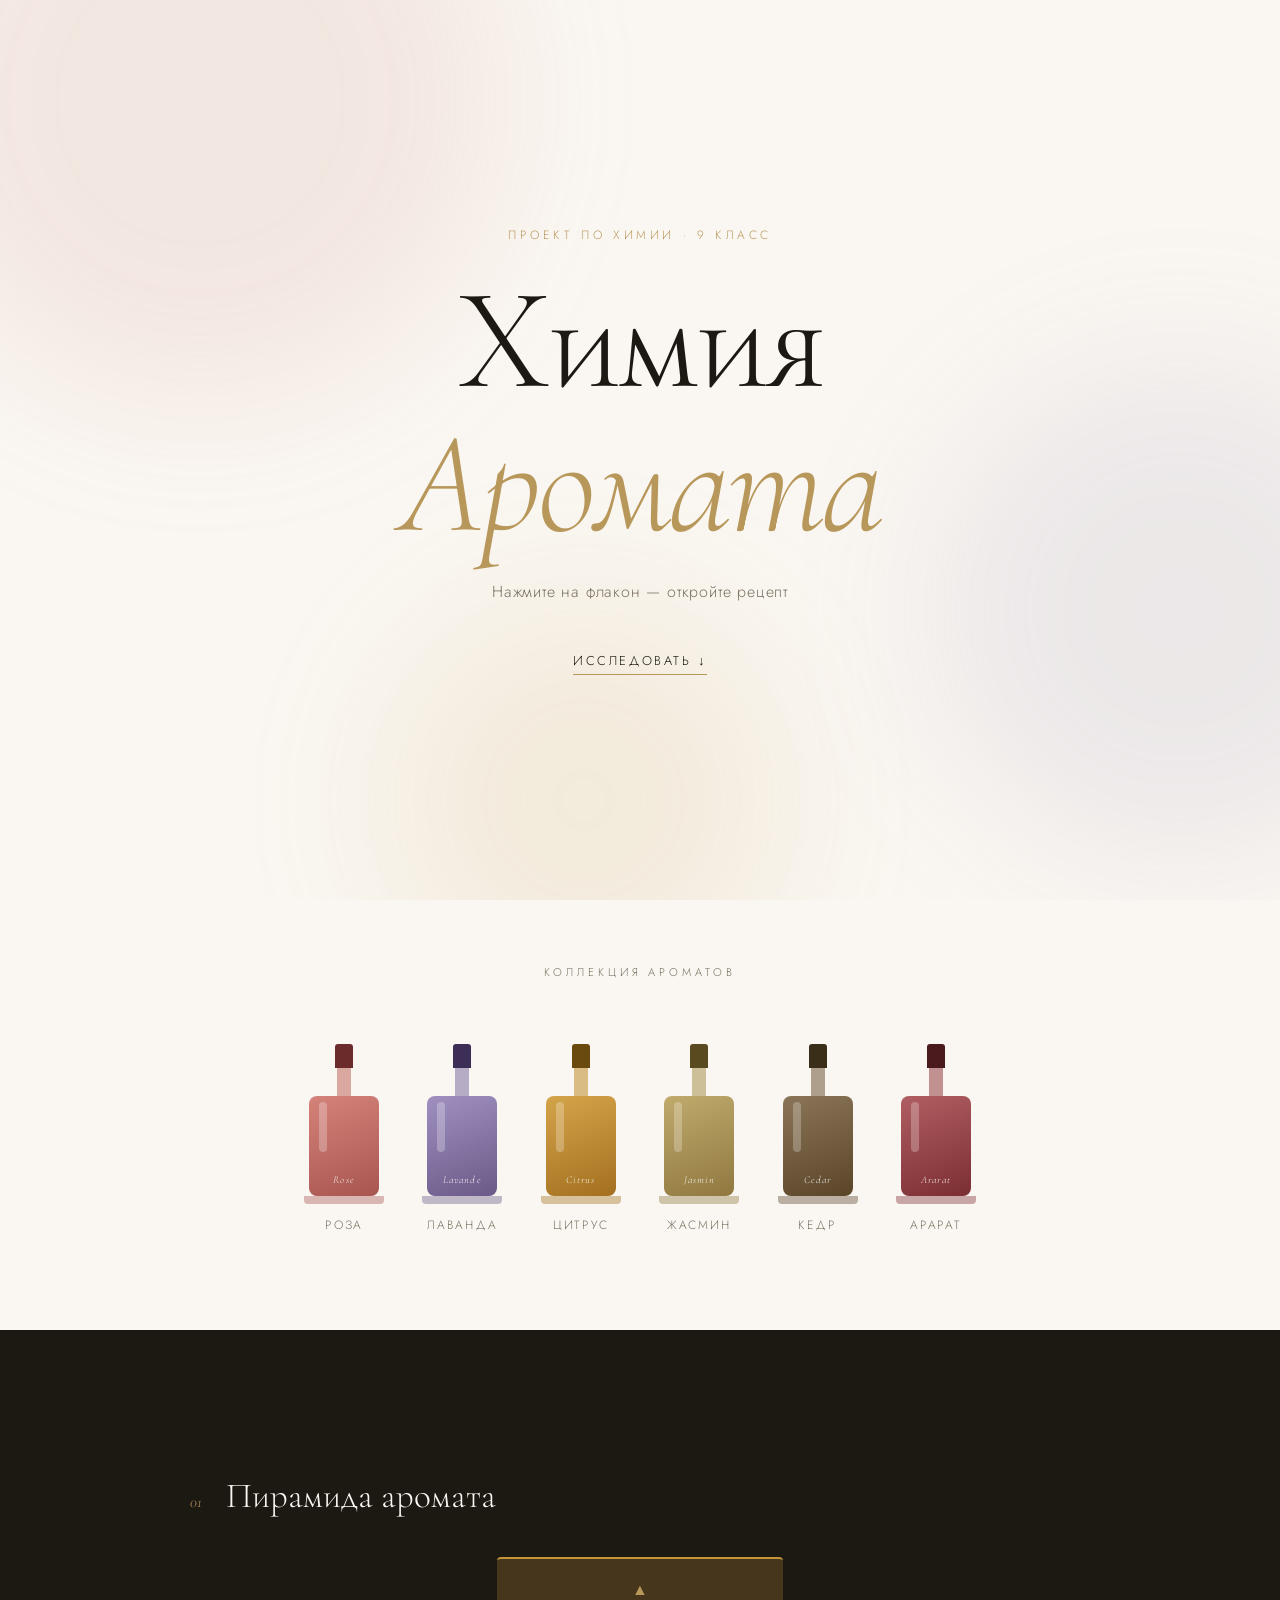
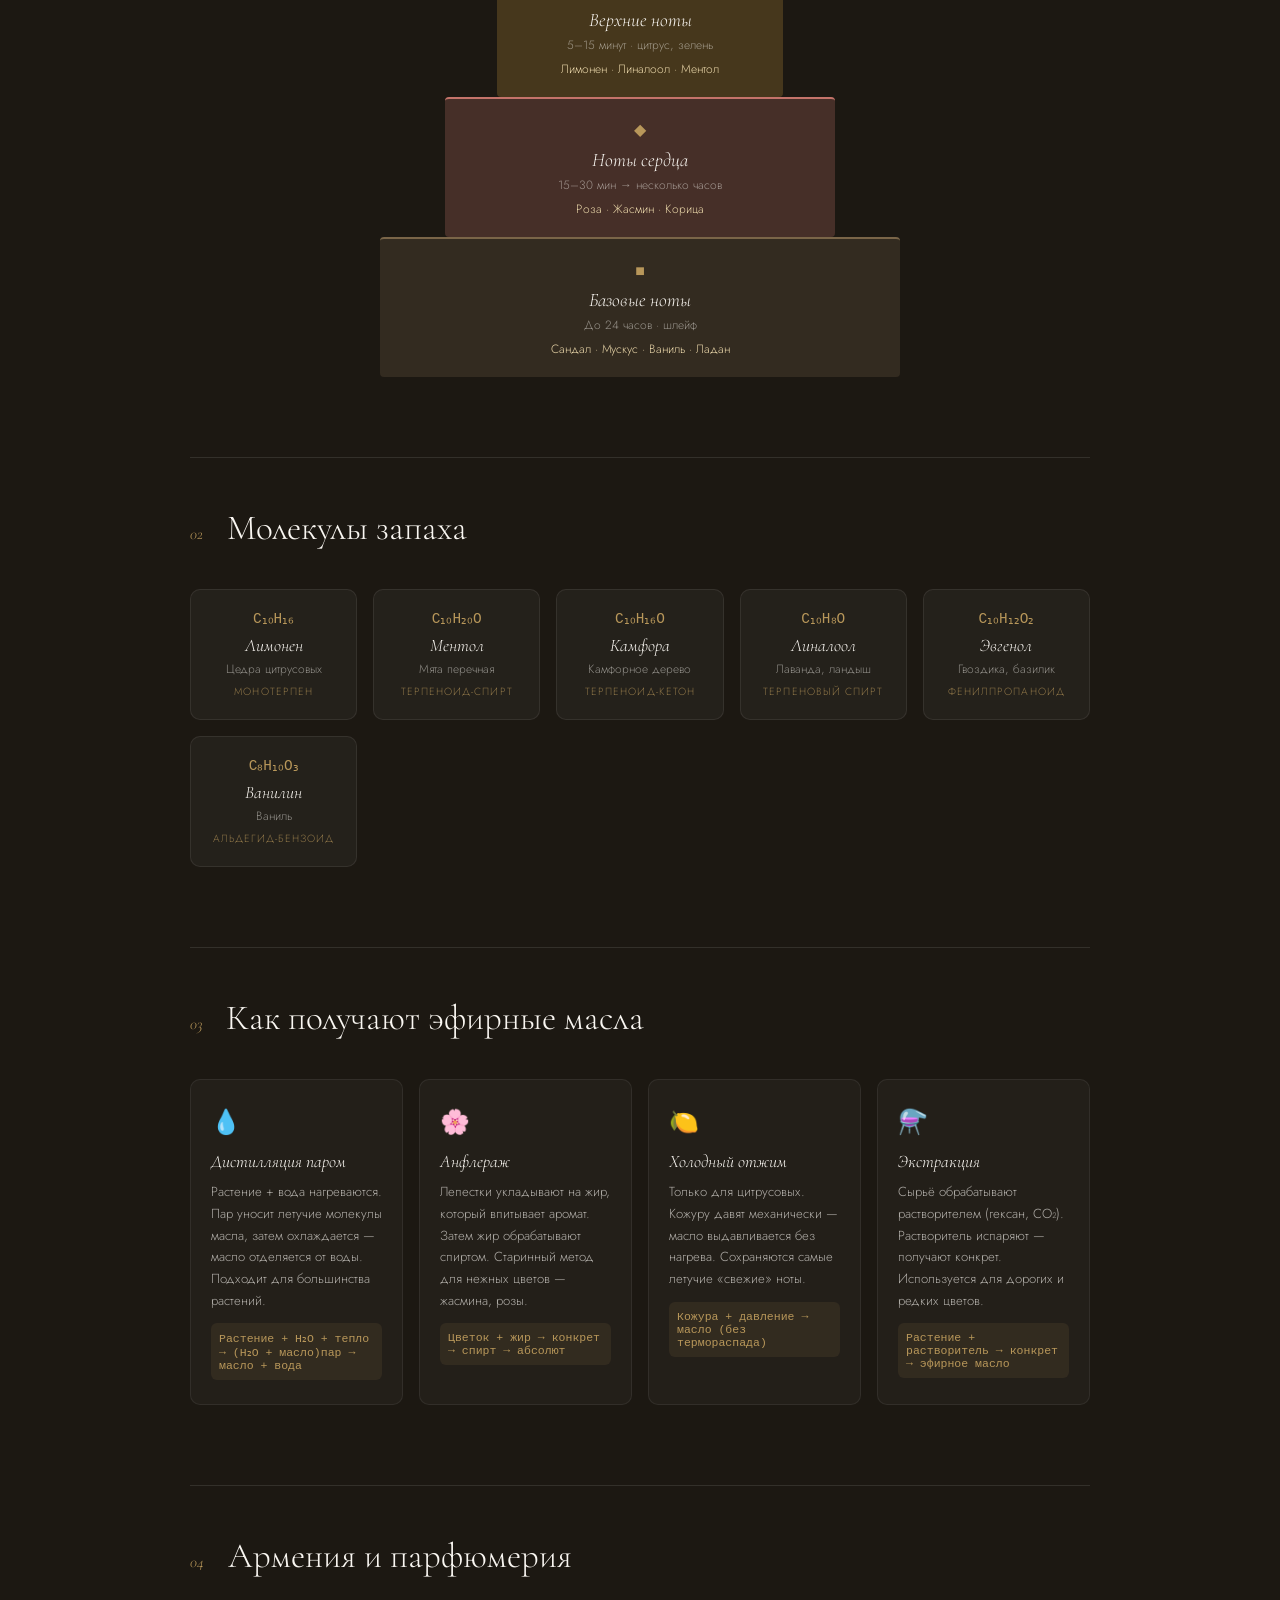
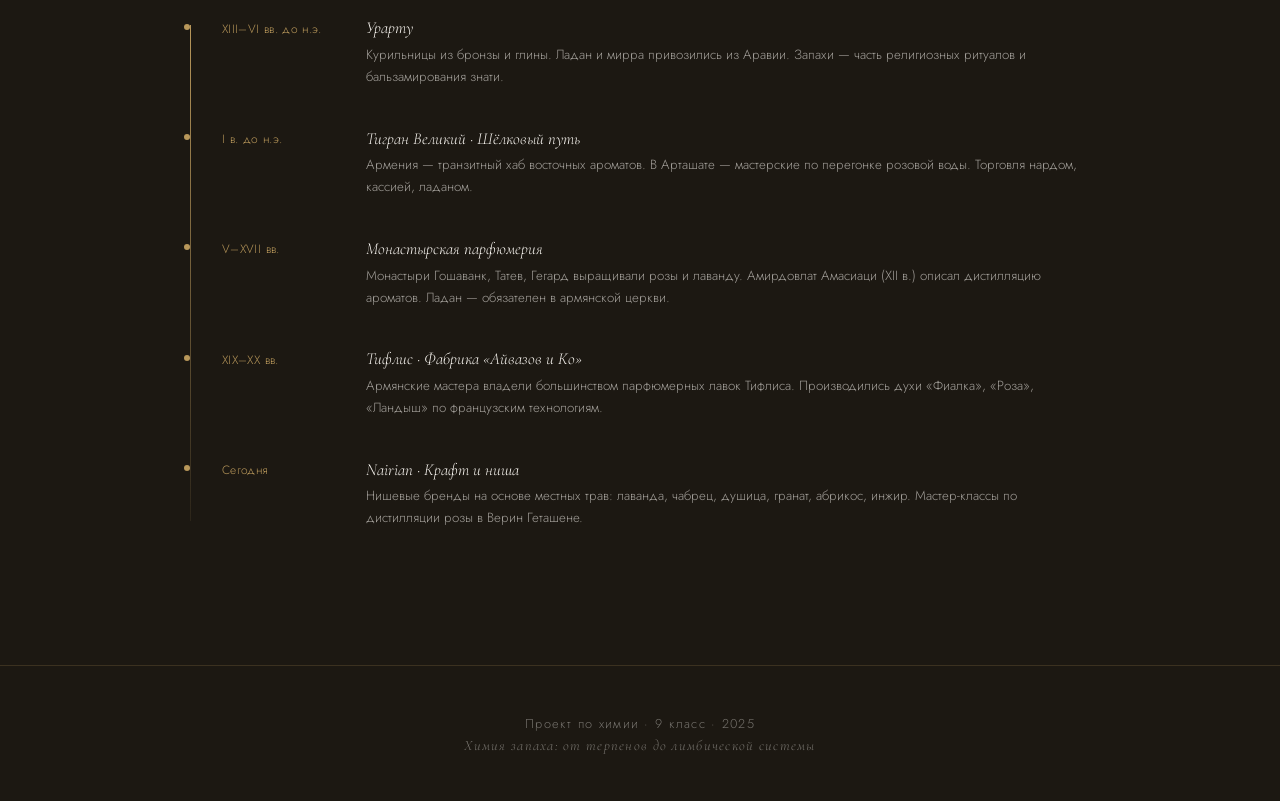
<file: index.html>
<!DOCTYPE html>
<html lang="ru">
<head>
  <meta charset="UTF-8">
  <meta name="viewport" content="width=device-width, initial-scale=1.0">
  <title>Химия Аромата — Проект по химии</title>
  <link rel="preconnect" href="https://fonts.googleapis.com">
  <link href="https://fonts.googleapis.com/css2?family=Cormorant+Garamond:ital,wght@0,300;0,400;0,600;1,300;1,400&family=Jost:wght@300;400;500&display=swap" rel="stylesheet">
  <link rel="stylesheet" href="style.css">
</head>
<body>

  <div class="smoke-bg">
    <div class="smoke s1"></div>
    <div class="smoke s2"></div>
    <div class="smoke s3"></div>
  </div>

  <!-- Hero -->
  <header class="hero">
    <p class="hero-sub">Проект по химии · 9 класс</p>
    <h1 class="hero-title">Химия<br><em>Аромата</em></h1>
    <p class="hero-desc">Нажмите на флакон — откройте рецепт</p>
    <a href="#shelf" class="hero-cta">Исследовать ↓</a>
  </header>

  <!-- Shelf of perfume bottles -->
  <section class="shelf" id="shelf">
    <div class="shelf-title">Коллекция ароматов</div>
    <div class="bottles-row">

      <div class="bottle-wrap" data-perfume="rose">
        <div class="bottle b-rose">
          <div class="bottle-cap"></div>
          <div class="bottle-neck"></div>
          <div class="bottle-body">
            <span class="bottle-label">Rose</span>
          </div>
          <div class="bottle-base"></div>
        </div>
        <div class="bottle-name">Роза</div>
      </div>

      <div class="bottle-wrap" data-perfume="lavender">
        <div class="bottle b-lavender">
          <div class="bottle-cap"></div>
          <div class="bottle-neck"></div>
          <div class="bottle-body">
            <span class="bottle-label">Lavande</span>
          </div>
          <div class="bottle-base"></div>
        </div>
        <div class="bottle-name">Лаванда</div>
      </div>

      <div class="bottle-wrap" data-perfume="citrus">
        <div class="bottle b-citrus">
          <div class="bottle-cap"></div>
          <div class="bottle-neck"></div>
          <div class="bottle-body">
            <span class="bottle-label">Citrus</span>
          </div>
          <div class="bottle-base"></div>
        </div>
        <div class="bottle-name">Цитрус</div>
      </div>

      <div class="bottle-wrap" data-perfume="jasmine">
        <div class="bottle b-jasmine">
          <div class="bottle-cap"></div>
          <div class="bottle-neck"></div>
          <div class="bottle-body">
            <span class="bottle-label">Jasmin</span>
          </div>
          <div class="bottle-base"></div>
        </div>
        <div class="bottle-name">Жасмин</div>
      </div>

      <div class="bottle-wrap" data-perfume="cedar">
        <div class="bottle b-cedar">
          <div class="bottle-cap"></div>
          <div class="bottle-neck"></div>
          <div class="bottle-body">
            <span class="bottle-label">Cedar</span>
          </div>
          <div class="bottle-base"></div>
        </div>
        <div class="bottle-name">Кедр</div>
      </div>

      <div class="bottle-wrap" data-perfume="armenia">
        <div class="bottle b-armenia">
          <div class="bottle-cap"></div>
          <div class="bottle-neck"></div>
          <div class="bottle-body">
            <span class="bottle-label">Ararat</span>
          </div>
          <div class="bottle-base"></div>
        </div>
        <div class="bottle-name">Арарат</div>
      </div>

    </div>
  </section>

  <!-- Modal overlay -->
  <div class="modal-overlay" id="modal">
    <div class="modal-card">
      <button class="modal-close" id="modalClose">✕</button>
      <div class="modal-content" id="modalContent"></div>
    </div>
  </div>

  <!-- Science sections -->
  <section class="science-section" id="science">
    <div class="science-inner">

      <div class="section-header">
        <span class="section-num">01</span>
        <h2>Пирамида аромата</h2>
      </div>
      <div class="pyramid-wrap">
        <div class="pyramid">
          <div class="pyr-tier pyr-top">
            <div class="pyr-block">
              <div class="pyr-icon">▲</div>
              <div class="pyr-label">Верхние ноты</div>
              <div class="pyr-sub">5–15 минут · цитрус, зелень</div>
              <div class="pyr-examples">Лимонен · Линалоол · Ментол</div>
            </div>
          </div>
          <div class="pyr-tier pyr-mid">
            <div class="pyr-block">
              <div class="pyr-icon">◆</div>
              <div class="pyr-label">Ноты сердца</div>
              <div class="pyr-sub">15–30 мин → несколько часов</div>
              <div class="pyr-examples">Роза · Жасмин · Корица</div>
            </div>
          </div>
          <div class="pyr-tier pyr-base">
            <div class="pyr-block">
              <div class="pyr-icon">■</div>
              <div class="pyr-label">Базовые ноты</div>
              <div class="pyr-sub">До 24 часов · шлейф</div>
              <div class="pyr-examples">Сандал · Мускус · Ваниль · Ладан</div>
            </div>
          </div>
        </div>
      </div>

      <div class="section-header">
        <span class="section-num">02</span>
        <h2>Молекулы запаха</h2>
      </div>
      <div class="molecules-grid">
        <div class="mol-card">
          <div class="mol-formula">C₁₀H₁₆</div>
          <div class="mol-name">Лимонен</div>
          <div class="mol-source">Цедра цитрусовых</div>
          <div class="mol-class">Монотерпен</div>
        </div>
        <div class="mol-card">
          <div class="mol-formula">C₁₀H₂₀O</div>
          <div class="mol-name">Ментол</div>
          <div class="mol-source">Мята перечная</div>
          <div class="mol-class">Терпеноид-спирт</div>
        </div>
        <div class="mol-card">
          <div class="mol-formula">C₁₀H₁₆O</div>
          <div class="mol-name">Камфора</div>
          <div class="mol-source">Камфорное дерево</div>
          <div class="mol-class">Терпеноид-кетон</div>
        </div>
        <div class="mol-card">
          <div class="mol-formula">C₁₀H₈O</div>
          <div class="mol-name">Линалоол</div>
          <div class="mol-source">Лаванда, ландыш</div>
          <div class="mol-class">Терпеновый спирт</div>
        </div>
        <div class="mol-card">
          <div class="mol-formula">C₁₀H₁₂O₂</div>
          <div class="mol-name">Эвгенол</div>
          <div class="mol-source">Гвоздика, базилик</div>
          <div class="mol-class">Фенилпропаноид</div>
        </div>
        <div class="mol-card">
          <div class="mol-formula">C₈H₁₀O₃</div>
          <div class="mol-name">Ванилин</div>
          <div class="mol-source">Ваниль</div>
          <div class="mol-class">Альдегид-бензоид</div>
        </div>
      </div>

      <div class="section-header">
        <span class="section-num">03</span>
        <h2>Как получают эфирные масла</h2>
      </div>
      <div class="methods-grid">
        <div class="method-card">
          <div class="method-icon">💧</div>
          <div class="method-title">Дистилляция паром</div>
          <div class="method-text">Растение + вода нагреваются. Пар уносит летучие молекулы масла, затем охлаждается — масло отделяется от воды. Подходит для большинства растений.</div>
          <div class="method-formula">Растение + H₂O + тепло → (H₂O + масло)пар → масло + вода</div>
        </div>
        <div class="method-card">
          <div class="method-icon">🌸</div>
          <div class="method-title">Анфлераж</div>
          <div class="method-text">Лепестки укладывают на жир, который впитывает аромат. Затем жир обрабатывают спиртом. Старинный метод для нежных цветов — жасмина, розы.</div>
          <div class="method-formula">Цветок + жир → конкрет → спирт → абсолют</div>
        </div>
        <div class="method-card">
          <div class="method-icon">🍋</div>
          <div class="method-title">Холодный отжим</div>
          <div class="method-text">Только для цитрусовых. Кожуру давят механически — масло выдавливается без нагрева. Сохраняются самые летучие «свежие» ноты.</div>
          <div class="method-formula">Кожура + давление → масло (без термораспада)</div>
        </div>
        <div class="method-card">
          <div class="method-icon">⚗️</div>
          <div class="method-title">Экстракция</div>
          <div class="method-text">Сырьё обрабатывают растворителем (гексан, CO₂). Растворитель испаряют — получают конкрет. Используется для дорогих и редких цветов.</div>
          <div class="method-formula">Растение + растворитель → конкрет → эфирное масло</div>
        </div>
      </div>

      <div class="section-header">
        <span class="section-num">04</span>
        <h2>Армения и парфюмерия</h2>
      </div>
      <div class="timeline">
        <div class="tl-item">
          <div class="tl-date">XIII–VI вв. до н.э.</div>
          <div class="tl-content">
            <div class="tl-title">Урарту</div>
            <div class="tl-text">Курильницы из бронзы и глины. Ладан и мирра привозились из Аравии. Запахи — часть религиозных ритуалов и бальзамирования знати.</div>
          </div>
        </div>
        <div class="tl-item">
          <div class="tl-date">I в. до н.э.</div>
          <div class="tl-content">
            <div class="tl-title">Тигран Великий · Шёлковый путь</div>
            <div class="tl-text">Армения — транзитный хаб восточных ароматов. В Арташате — мастерские по перегонке розовой воды. Торговля нардом, кассией, ладаном.</div>
          </div>
        </div>
        <div class="tl-item">
          <div class="tl-date">V–XVII вв.</div>
          <div class="tl-content">
            <div class="tl-title">Монастырская парфюмерия</div>
            <div class="tl-text">Монастыри Гошаванк, Татев, Гегард выращивали розы и лаванду. Амирдовлат Амасиаци (XII в.) описал дистилляцию ароматов. Ладан — обязателен в армянской церкви.</div>
          </div>
        </div>
        <div class="tl-item">
          <div class="tl-date">XIX–XX вв.</div>
          <div class="tl-content">
            <div class="tl-title">Тифлис · Фабрика «Айвазов и Ко»</div>
            <div class="tl-text">Армянские мастера владели большинством парфюмерных лавок Тифлиса. Производились духи «Фиалка», «Роза», «Ландыш» по французским технологиям.</div>
          </div>
        </div>
        <div class="tl-item">
          <div class="tl-date">Сегодня</div>
          <div class="tl-content">
            <div class="tl-title">Nairian · Крафт и ниша</div>
            <div class="tl-text">Нишевые бренды на основе местных трав: лаванда, чабрец, душица, гранат, абрикос, инжир. Мастер-классы по дистилляции розы в Верин Геташене.</div>
          </div>
        </div>
      </div>

    </div>
  </section>

  <footer class="site-footer">
    <p>Проект по химии · 9 класс · 2025</p>
    <p class="footer-sub">Химия запаха: от терпенов до лимбической системы</p>
  </footer>

  <script src="perfumes.js"></script>
  <script src="main.js"></script>
</body>
</html>
</file>
<file: style.css>
*, *::before, *::after { box-sizing: border-box; margin: 0; padding: 0; }

:root {
  --cream: #FAF7F2;
  --dark: #1C1812;
  --gold: #B8975A;
  --gold-light: #E8D5A8;
  --rose-c: #C4736A;
  --lavender-c: #8B7BA8;
  --citrus-c: #C4943A;
  --jasmine-c: #B09A5C;
  --cedar-c: #7A6548;
  --armenia-c: #9B4E52;
  --text-muted: #7A7060;
  --serif: 'Cormorant Garamond', Georgia, serif;
  --sans: 'Jost', sans-serif;
}

html { scroll-behavior: smooth; }

body {
  background: var(--cream);
  color: var(--dark);
  font-family: var(--sans);
  font-weight: 300;
  overflow-x: hidden;
}

/* ── Smoke background ── */
.smoke-bg {
  position: fixed;
  inset: 0;
  pointer-events: none;
  z-index: 0;
  overflow: hidden;
}
.smoke {
  position: absolute;
  border-radius: 50%;
  filter: blur(80px);
  opacity: 0.12;
  animation: drift 20s ease-in-out infinite alternate;
}
.s1 { width: 600px; height: 600px; background: var(--rose-c); top: -200px; left: -100px; animation-delay: 0s; }
.s2 { width: 500px; height: 500px; background: var(--lavender-c); top: 40%; right: -150px; animation-delay: -7s; }
.s3 { width: 400px; height: 400px; background: var(--citrus-c); bottom: -100px; left: 30%; animation-delay: -14s; }

@keyframes drift {
  from { transform: translate(0, 0) scale(1); }
  to   { transform: translate(40px, -30px) scale(1.1); }
}

/* ── Hero ── */
.hero {
  position: relative;
  z-index: 1;
  min-height: 100vh;
  display: flex;
  flex-direction: column;
  align-items: center;
  justify-content: center;
  text-align: center;
  padding: 4rem 2rem;
}
.hero-sub {
  font-family: var(--sans);
  font-size: 0.75rem;
  letter-spacing: 0.3em;
  text-transform: uppercase;
  color: var(--gold);
  margin-bottom: 1.5rem;
}
.hero-title {
  font-family: var(--serif);
  font-size: clamp(4rem, 12vw, 9rem);
  font-weight: 300;
  line-height: 1;
  letter-spacing: -0.02em;
  margin-bottom: 1.5rem;
}
.hero-title em {
  font-style: italic;
  color: var(--gold);
}
.hero-desc {
  font-size: 1rem;
  color: var(--text-muted);
  letter-spacing: 0.05em;
  margin-bottom: 3rem;
}
.hero-cta {
  display: inline-block;
  font-family: var(--sans);
  font-size: 0.8rem;
  letter-spacing: 0.2em;
  text-transform: uppercase;
  text-decoration: none;
  color: var(--dark);
  border-bottom: 1px solid var(--gold);
  padding-bottom: 0.25rem;
  transition: color 0.3s, letter-spacing 0.3s;
}
.hero-cta:hover { color: var(--gold); letter-spacing: 0.35em; }

/* ── Shelf ── */
.shelf {
  position: relative;
  z-index: 1;
  padding: 4rem 2rem 6rem;
  text-align: center;
}
.shelf-title {
  font-family: var(--sans);
  font-size: 0.7rem;
  letter-spacing: 0.35em;
  text-transform: uppercase;
  color: var(--text-muted);
  margin-bottom: 4rem;
}
.bottles-row {
  display: flex;
  justify-content: center;
  align-items: flex-end;
  gap: clamp(1rem, 3vw, 3rem);
  flex-wrap: wrap;
}

/* ── Bottle ── */
.bottle-wrap {
  display: flex;
  flex-direction: column;
  align-items: center;
  gap: 0.75rem;
  cursor: pointer;
}
.bottle-wrap:hover .bottle { transform: translateY(-12px); filter: brightness(1.05); }
.bottle-wrap:hover .bottle-name { color: var(--gold); }

.bottle {
  display: flex;
  flex-direction: column;
  align-items: center;
  transition: transform 0.4s cubic-bezier(0.34,1.56,0.64,1), filter 0.3s;
}

.bottle-cap {
  width: 18px;
  height: 24px;
  border-radius: 3px 3px 0 0;
  background: var(--dark);
}
.bottle-neck {
  width: 14px;
  height: 28px;
  background: inherit;
  opacity: 0.6;
}
.bottle-body {
  width: 70px;
  height: 100px;
  border-radius: 8px;
  display: flex;
  align-items: flex-end;
  justify-content: center;
  padding-bottom: 10px;
  position: relative;
  overflow: hidden;
}
.bottle-body::after {
  content: '';
  position: absolute;
  top: 6px;
  left: 10px;
  width: 8px;
  height: 50px;
  background: rgba(255,255,255,0.25);
  border-radius: 4px;
}
.bottle-label {
  font-family: var(--serif);
  font-size: 0.65rem;
  letter-spacing: 0.1em;
  color: rgba(255,255,255,0.9);
  text-align: center;
  font-style: italic;
}
.bottle-base {
  width: 80px;
  height: 8px;
  border-radius: 0 0 4px 4px;
  background: inherit;
  opacity: 0.4;
}
.bottle-name {
  font-family: var(--sans);
  font-size: 0.75rem;
  letter-spacing: 0.15em;
  text-transform: uppercase;
  color: var(--text-muted);
  transition: color 0.3s;
}

/* Bottle colors */
.b-rose .bottle-cap  { background: #6B2B2B; }
.b-rose .bottle-neck { background: #C4736A; }
.b-rose .bottle-body { background: linear-gradient(160deg, #D4837A 0%, #A85550 100%); }
.b-rose .bottle-base { background: #A85550; }

.b-lavender .bottle-cap  { background: #3D2E57; }
.b-lavender .bottle-neck { background: #8B7BA8; }
.b-lavender .bottle-body { background: linear-gradient(160deg, #A090C0 0%, #6B5A88 100%); }
.b-lavender .bottle-base { background: #6B5A88; }

.b-citrus .bottle-cap  { background: #6B4A10; }
.b-citrus .bottle-neck { background: #C4943A; }
.b-citrus .bottle-body { background: linear-gradient(160deg, #D4A44A 0%, #A47020 100%); }
.b-citrus .bottle-base { background: #A47020; }

.b-jasmine .bottle-cap  { background: #5A4A20; }
.b-jasmine .bottle-neck { background: #B09A5C; }
.b-jasmine .bottle-body { background: linear-gradient(160deg, #C0AA6C 0%, #907840 100%); }
.b-jasmine .bottle-base { background: #907840; }

.b-cedar .bottle-cap  { background: #3A2E18; }
.b-cedar .bottle-neck { background: #7A6548; }
.b-cedar .bottle-body { background: linear-gradient(160deg, #8A7558 0%, #5A4528 100%); }
.b-cedar .bottle-base { background: #5A4528; }

.b-armenia .bottle-cap  { background: #4A1A1C; }
.b-armenia .bottle-neck { background: #9B4E52; }
.b-armenia .bottle-body { background: linear-gradient(160deg, #B05E62 0%, #7B2E32 100%); }
.b-armenia .bottle-base { background: #7B2E32; }

/* ── Modal ── */
.modal-overlay {
  display: none;
  position: fixed;
  inset: 0;
  z-index: 100;
  background: rgba(28, 24, 18, 0.7);
  backdrop-filter: blur(8px);
  align-items: center;
  justify-content: center;
  padding: 1.5rem;
}
.modal-overlay.active { display: flex; }

.modal-card {
  background: var(--cream);
  border-radius: 16px;
  max-width: 680px;
  width: 100%;
  max-height: 85vh;
  overflow-y: auto;
  position: relative;
  padding: 3rem 2.5rem;
  animation: slideUp 0.4s cubic-bezier(0.34,1.3,0.64,1);
}
@keyframes slideUp {
  from { opacity: 0; transform: translateY(30px) scale(0.97); }
  to   { opacity: 1; transform: translateY(0) scale(1); }
}

.modal-close {
  position: absolute;
  top: 1.25rem;
  right: 1.25rem;
  background: none;
  border: 1px solid rgba(28,24,18,0.2);
  border-radius: 50%;
  width: 34px;
  height: 34px;
  cursor: pointer;
  font-size: 0.75rem;
  color: var(--text-muted);
  transition: background 0.2s, color 0.2s;
}
.modal-close:hover { background: var(--dark); color: var(--cream); }

/* Modal content styles */
.modal-header { margin-bottom: 2rem; }
.modal-accent {
  font-size: 0.65rem;
  letter-spacing: 0.35em;
  text-transform: uppercase;
  color: var(--gold);
  margin-bottom: 0.5rem;
}
.modal-title {
  font-family: var(--serif);
  font-size: 2.8rem;
  font-weight: 300;
  line-height: 1.1;
  margin-bottom: 0.5rem;
}
.modal-title em { font-style: italic; color: var(--gold); }
.modal-tagline {
  font-size: 0.9rem;
  color: var(--text-muted);
  line-height: 1.6;
}

.recipe-section { margin-bottom: 2rem; }
.recipe-section h3 {
  font-family: var(--sans);
  font-size: 0.65rem;
  letter-spacing: 0.3em;
  text-transform: uppercase;
  color: var(--gold);
  margin-bottom: 1rem;
  padding-bottom: 0.5rem;
  border-bottom: 1px solid var(--gold-light);
}

.pyramid-mini {
  display: flex;
  flex-direction: column;
  gap: 0.5rem;
}
.note-tier {
  display: flex;
  align-items: center;
  gap: 1rem;
  padding: 0.75rem 1rem;
  border-radius: 8px;
  background: rgba(28,24,18,0.04);
}
.note-tier-label {
  font-size: 0.7rem;
  letter-spacing: 0.1em;
  text-transform: uppercase;
  color: var(--text-muted);
  min-width: 90px;
}
.note-tier-items {
  font-family: var(--serif);
  font-size: 1rem;
  font-style: italic;
  color: var(--dark);
}
.note-tier.top { border-left: 3px solid var(--citrus-c); }
.note-tier.heart { border-left: 3px solid var(--rose-c); }
.note-tier.base { border-left: 3px solid var(--cedar-c); }

.chem-list { list-style: none; display: flex; flex-direction: column; gap: 0.6rem; }
.chem-item {
  display: flex;
  justify-content: space-between;
  align-items: baseline;
  padding: 0.5rem 0;
  border-bottom: 1px solid rgba(28,24,18,0.06);
  font-size: 0.9rem;
}
.chem-molecule {
  font-family: var(--serif);
  font-size: 0.85rem;
  color: var(--text-muted);
}
.chem-formula {
  font-family: monospace;
  font-size: 0.8rem;
  background: rgba(184,151,90,0.12);
  color: var(--gold);
  padding: 2px 8px;
  border-radius: 4px;
}

.fun-fact {
  background: linear-gradient(135deg, rgba(184,151,90,0.08), rgba(196,115,106,0.08));
  border-radius: 10px;
  padding: 1rem 1.25rem;
  font-size: 0.88rem;
  line-height: 1.65;
  color: var(--dark);
  font-style: italic;
  border-left: 3px solid var(--gold);
}

.method-tag {
  display: inline-block;
  font-size: 0.7rem;
  letter-spacing: 0.1em;
  text-transform: uppercase;
  background: var(--dark);
  color: var(--cream);
  padding: 4px 12px;
  border-radius: 20px;
  margin-right: 0.5rem;
  margin-bottom: 0.5rem;
}

/* ── Science section ── */
.science-section {
  position: relative;
  z-index: 1;
  background: var(--dark);
  color: var(--cream);
  padding: 6rem 2rem;
}
.science-inner { max-width: 900px; margin: 0 auto; }

.section-header {
  display: flex;
  align-items: baseline;
  gap: 1.5rem;
  margin-bottom: 2.5rem;
  margin-top: 5rem;
  padding-top: 3rem;
  border-top: 1px solid rgba(255,255,255,0.1);
}
.section-header:first-child { margin-top: 0; border-top: none; }
.section-num {
  font-family: var(--serif);
  font-size: 1rem;
  color: var(--gold);
  font-style: italic;
}
.section-header h2 {
  font-family: var(--serif);
  font-size: 2.2rem;
  font-weight: 300;
  color: var(--cream);
}

/* Pyramid */
.pyramid-wrap { display: flex; justify-content: center; margin-bottom: 3rem; }
.pyramid { display: flex; flex-direction: column; gap: 0; width: 100%; max-width: 520px; }
.pyr-tier { display: flex; justify-content: center; }
.pyr-block {
  padding: 1.2rem 2rem;
  text-align: center;
  border-radius: 4px;
}
.pyr-top .pyr-block { background: rgba(196,148,58,0.25); width: 55%; border-top: 2px solid var(--citrus-c); }
.pyr-mid .pyr-block { background: rgba(196,115,106,0.25); width: 75%; border-top: 2px solid var(--rose-c); }
.pyr-base .pyr-block { background: rgba(122,101,72,0.25); width: 100%; border-top: 2px solid var(--cedar-c); }
.pyr-icon { font-size: 1rem; margin-bottom: 0.4rem; color: var(--gold); }
.pyr-label { font-family: var(--serif); font-size: 1.2rem; font-style: italic; margin-bottom: 0.25rem; }
.pyr-sub { font-size: 0.75rem; color: rgba(250,247,242,0.5); margin-bottom: 0.4rem; }
.pyr-examples { font-size: 0.75rem; color: var(--gold-light); }

/* Molecules grid */
.molecules-grid {
  display: grid;
  grid-template-columns: repeat(auto-fit, minmax(150px, 1fr));
  gap: 1rem;
  margin-bottom: 3rem;
}
.mol-card {
  background: rgba(255,255,255,0.04);
  border: 1px solid rgba(255,255,255,0.08);
  border-radius: 10px;
  padding: 1.25rem 1rem;
  text-align: center;
  transition: background 0.3s, border-color 0.3s, transform 0.3s;
}
.mol-card:hover { background: rgba(255,255,255,0.08); border-color: var(--gold); transform: translateY(-4px); }
.mol-formula { font-family: monospace; font-size: 0.9rem; color: var(--gold); margin-bottom: 0.5rem; }
.mol-name { font-family: var(--serif); font-size: 1.1rem; font-style: italic; margin-bottom: 0.25rem; }
.mol-source { font-size: 0.75rem; color: rgba(250,247,242,0.5); margin-bottom: 0.35rem; }
.mol-class { font-size: 0.65rem; letter-spacing: 0.1em; text-transform: uppercase; color: rgba(184,151,90,0.7); }

/* Methods */
.methods-grid {
  display: grid;
  grid-template-columns: repeat(auto-fit, minmax(200px, 1fr));
  gap: 1rem;
  margin-bottom: 3rem;
}
.method-card {
  background: rgba(255,255,255,0.03);
  border: 1px solid rgba(255,255,255,0.07);
  border-radius: 10px;
  padding: 1.5rem 1.25rem;
  transition: background 0.3s;
}
.method-card:hover { background: rgba(255,255,255,0.07); }
.method-icon { font-size: 1.5rem; margin-bottom: 0.75rem; }
.method-title { font-family: var(--serif); font-size: 1.1rem; font-style: italic; margin-bottom: 0.6rem; }
.method-text { font-size: 0.82rem; line-height: 1.65; color: rgba(250,247,242,0.65); margin-bottom: 0.75rem; }
.method-formula { font-family: monospace; font-size: 0.72rem; color: var(--gold); background: rgba(184,151,90,0.1); padding: 0.5rem; border-radius: 6px; }

/* Timeline */
.timeline { position: relative; padding-left: 2rem; }
.timeline::before {
  content: '';
  position: absolute;
  left: 0;
  top: 0.5rem;
  bottom: 0.5rem;
  width: 1px;
  background: linear-gradient(to bottom, var(--gold), rgba(184,151,90,0.1));
}
.tl-item { display: flex; gap: 1.5rem; margin-bottom: 2.5rem; position: relative; }
.tl-item::before {
  content: '';
  position: absolute;
  left: -2.35rem;
  top: 0.4rem;
  width: 6px;
  height: 6px;
  border-radius: 50%;
  background: var(--gold);
}
.tl-date { font-size: 0.75rem; color: var(--gold); min-width: 120px; padding-top: 0.15rem; letter-spacing: 0.03em; }
.tl-title { font-family: var(--serif); font-size: 1.05rem; font-style: italic; margin-bottom: 0.35rem; }
.tl-text { font-size: 0.83rem; line-height: 1.65; color: rgba(250,247,242,0.6); }

/* ── Footer ── */
.site-footer {
  position: relative;
  z-index: 1;
  padding: 3rem 2rem;
  text-align: center;
  background: var(--dark);
  border-top: 1px solid rgba(184,151,90,0.2);
  color: rgba(250,247,242,0.4);
  font-size: 0.8rem;
  letter-spacing: 0.1em;
}
.footer-sub { margin-top: 0.25rem; font-style: italic; font-family: var(--serif); font-size: 0.9rem; }

/* Scrollbar */
::-webkit-scrollbar { width: 6px; }
::-webkit-scrollbar-track { background: var(--cream); }
::-webkit-scrollbar-thumb { background: var(--gold-light); border-radius: 3px; }

@media (max-width: 600px) {
  .bottles-row { gap: 1rem; }
  .bottle-body { width: 55px; height: 80px; }
  .bottle-cap { width: 14px; }
  .bottle-neck { width: 11px; }
  .bottle-base { width: 62px; }
  .tl-item { flex-direction: column; gap: 0.4rem; }
  .tl-date { min-width: auto; }
  .modal-card { padding: 2rem 1.25rem; }
  .modal-title { font-size: 2rem; }
}
</file>
